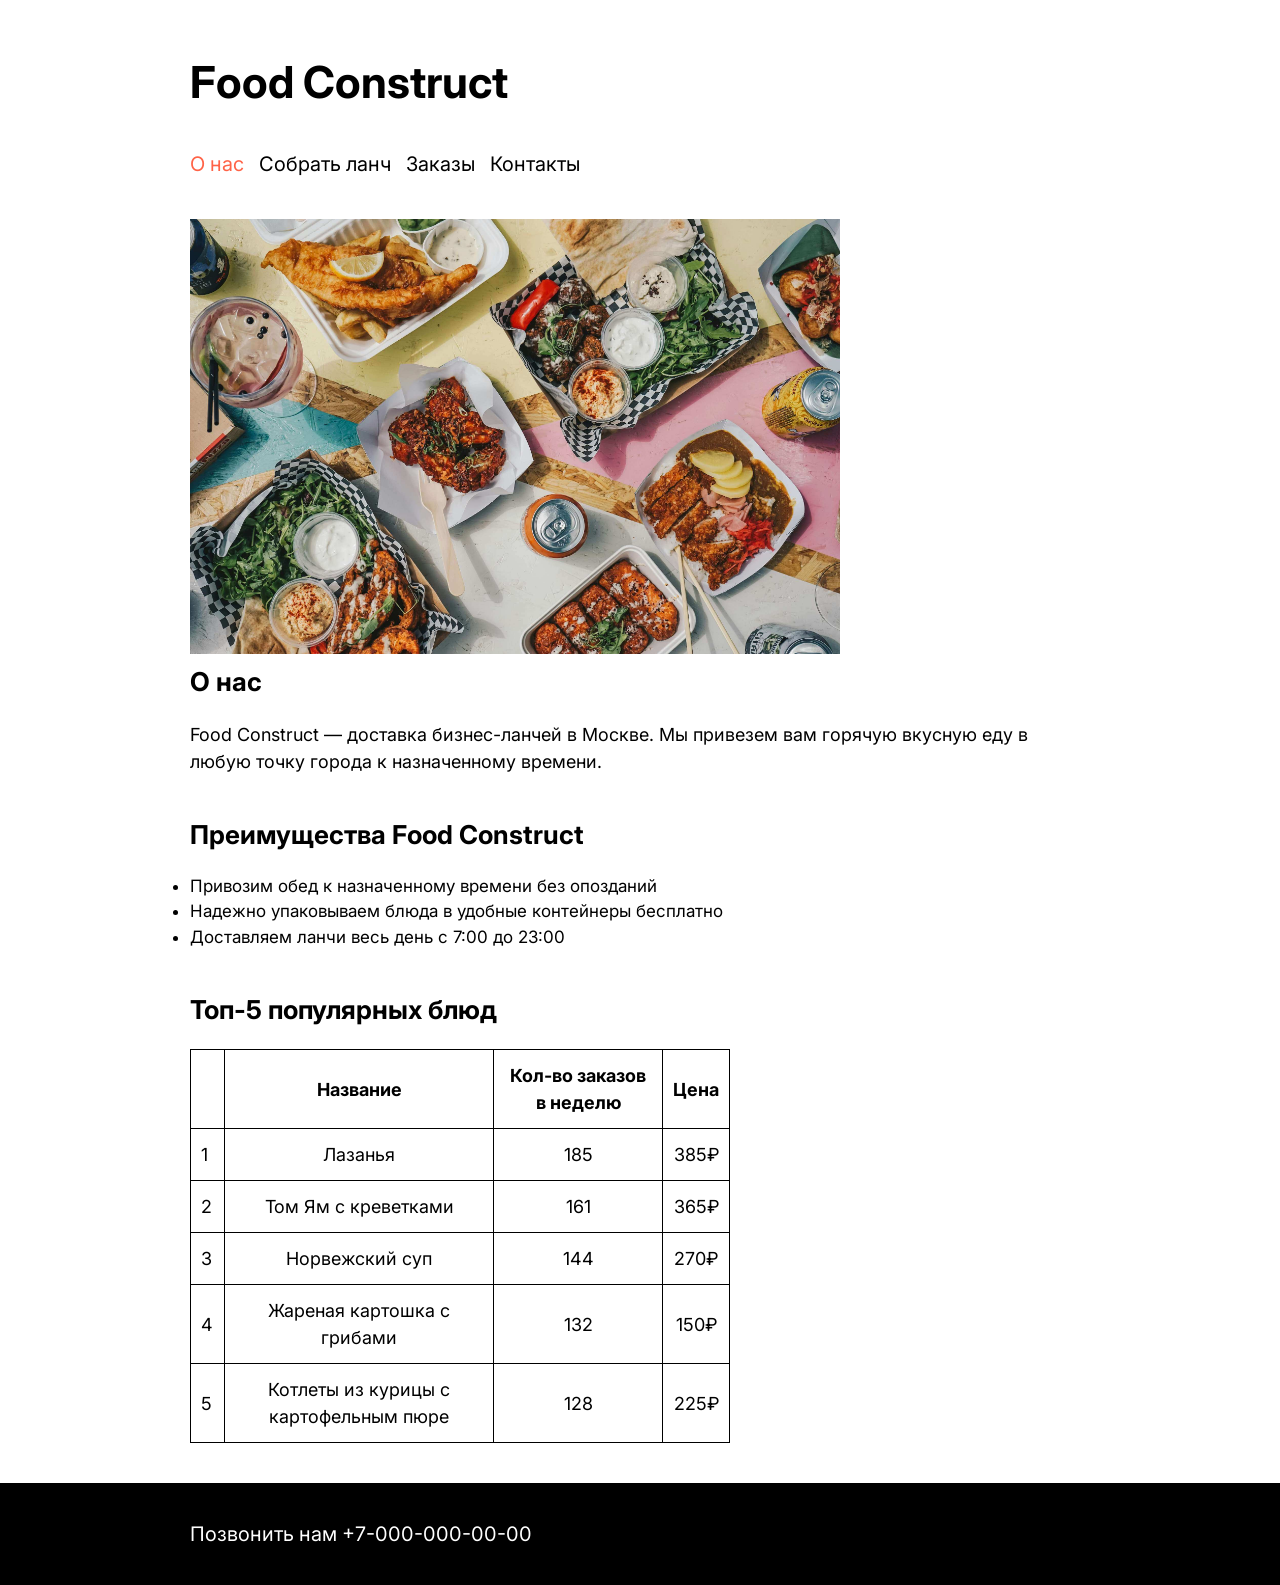
<file: index.html>
<!DOCTYPE html>
<html lang="ru">
<head>
    <meta charset="UTF-8">
    <meta name="viewport" content="width=device-width, initial-scale=1.0">
    <title>Food Construct — доставка бизнес-ланчей в Москве</title>
    <link rel="preconnect" href="https://fonts.googleapis.com">
    <link rel="preconnect" href="https://fonts.gstatic.com" crossorigin>
    <link href="https://fonts.googleapis.com/css2?family=Inter:wght@400;600;700&display=swap" rel="stylesheet">
    <link rel="stylesheet" href="style.css">
</head>
<body>
    <header>
        <h1>Food Construct</h1>
        <nav>
            <a href="index.html" class="active">О нас</a>
            <a href="constructor.html">Собрать ланч</a>
            <a href="#">Заказы</a>
            <a href="#contacts">Контакты</a>
        </nav>
    </header>

    <main>
        <section>
            <img class="about-image" src="images/lunch.jpg" alt="Бизнес-ланчи Food Construct">
            <h2>О нас</h2>
            <p>Food Construct — доставка бизнес-ланчей в Москве. Мы привезем вам горячую вкусную еду в любую точку города к назначенному времени.</p>
        </section>

        <section>
            <h2>Преимущества Food Construct</h2>
            <ul>
                <li>Привозим обед к назначенному времени без опозданий</li>
                <li>Надежно упаковываем блюда в удобные контейнеры бесплатно</li>
                <li>Доставляем ланчи весь день с 7:00 до 23:00</li>
            </ul>
        </section>

        <section>
            <h2>Топ-5 популярных блюд</h2>
            <table class="top-table">
                <thead>
                    <tr>
                        <th></th>
                        <th>Название</th>
                        <th>Кол-во заказов в неделю</th>
                        <th>Цена</th>
                    </tr>
                </thead>
                <tbody>
                    <tr>
                        <td>1</td>
                        <td>Лазанья</td>
                        <td>185</td>
                        <td>385₽</td>
                    </tr>
                    <tr>
                        <td>2</td>
                        <td>Том Ям с креветками</td>
                        <td>161</td>
                        <td>365₽</td>
                    </tr>
                    <tr>
                        <td>3</td>
                        <td>Норвежский суп</td>
                        <td>144</td>
                        <td>270₽</td>
                    </tr>
                    <tr>
                        <td>4</td>
                        <td>Жареная картошка с грибами</td>
                        <td>132</td>
                        <td>150₽</td>
                    </tr>
                    <tr>
                        <td>5</td>
                        <td>Котлеты из курицы с картофельным пюре</td>
                        <td>128</td>
                        <td>225₽</td>
                    </tr>
                </tbody>
            </table>
        </section>
    </main>

    <footer id="contacts">
        <p>Позвонить нам <a href="tel:+70000000000">+7-000-000-00-00</a></p>
    </footer>
</body>
</html>
</file>
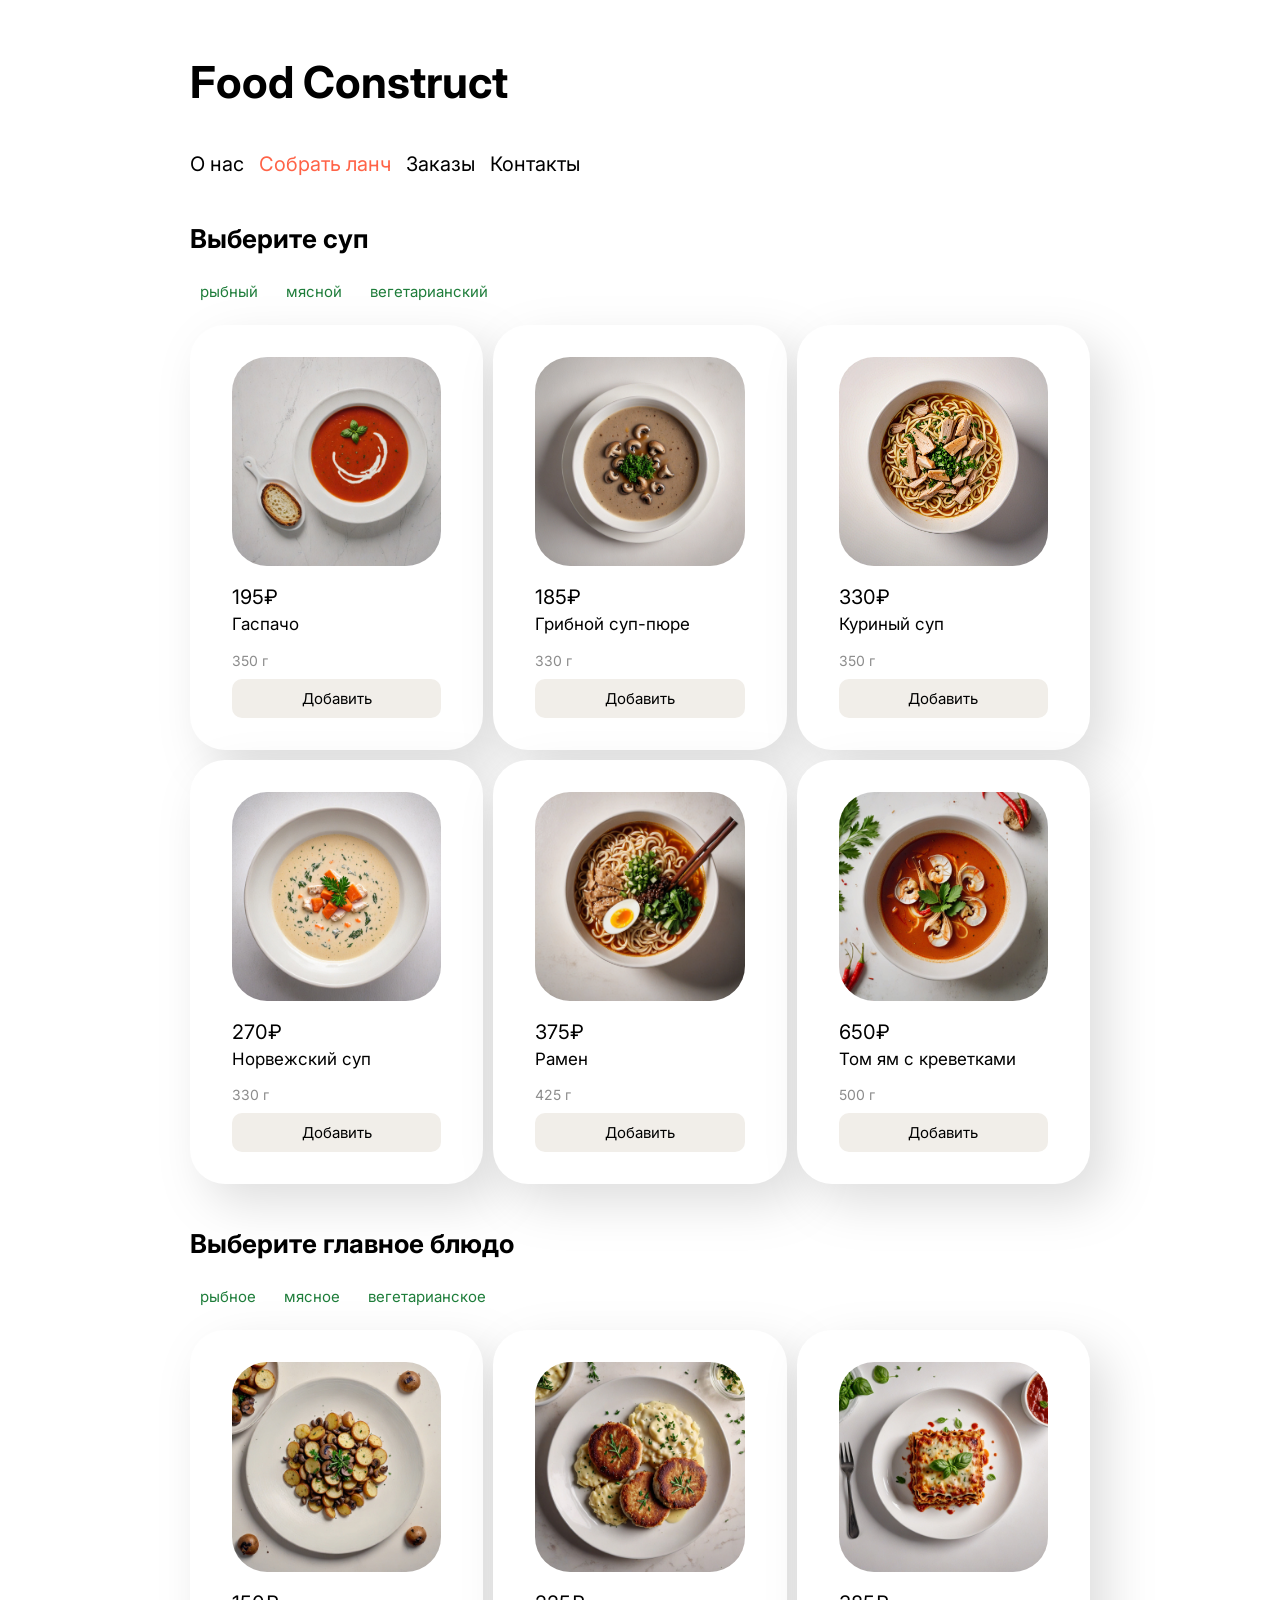
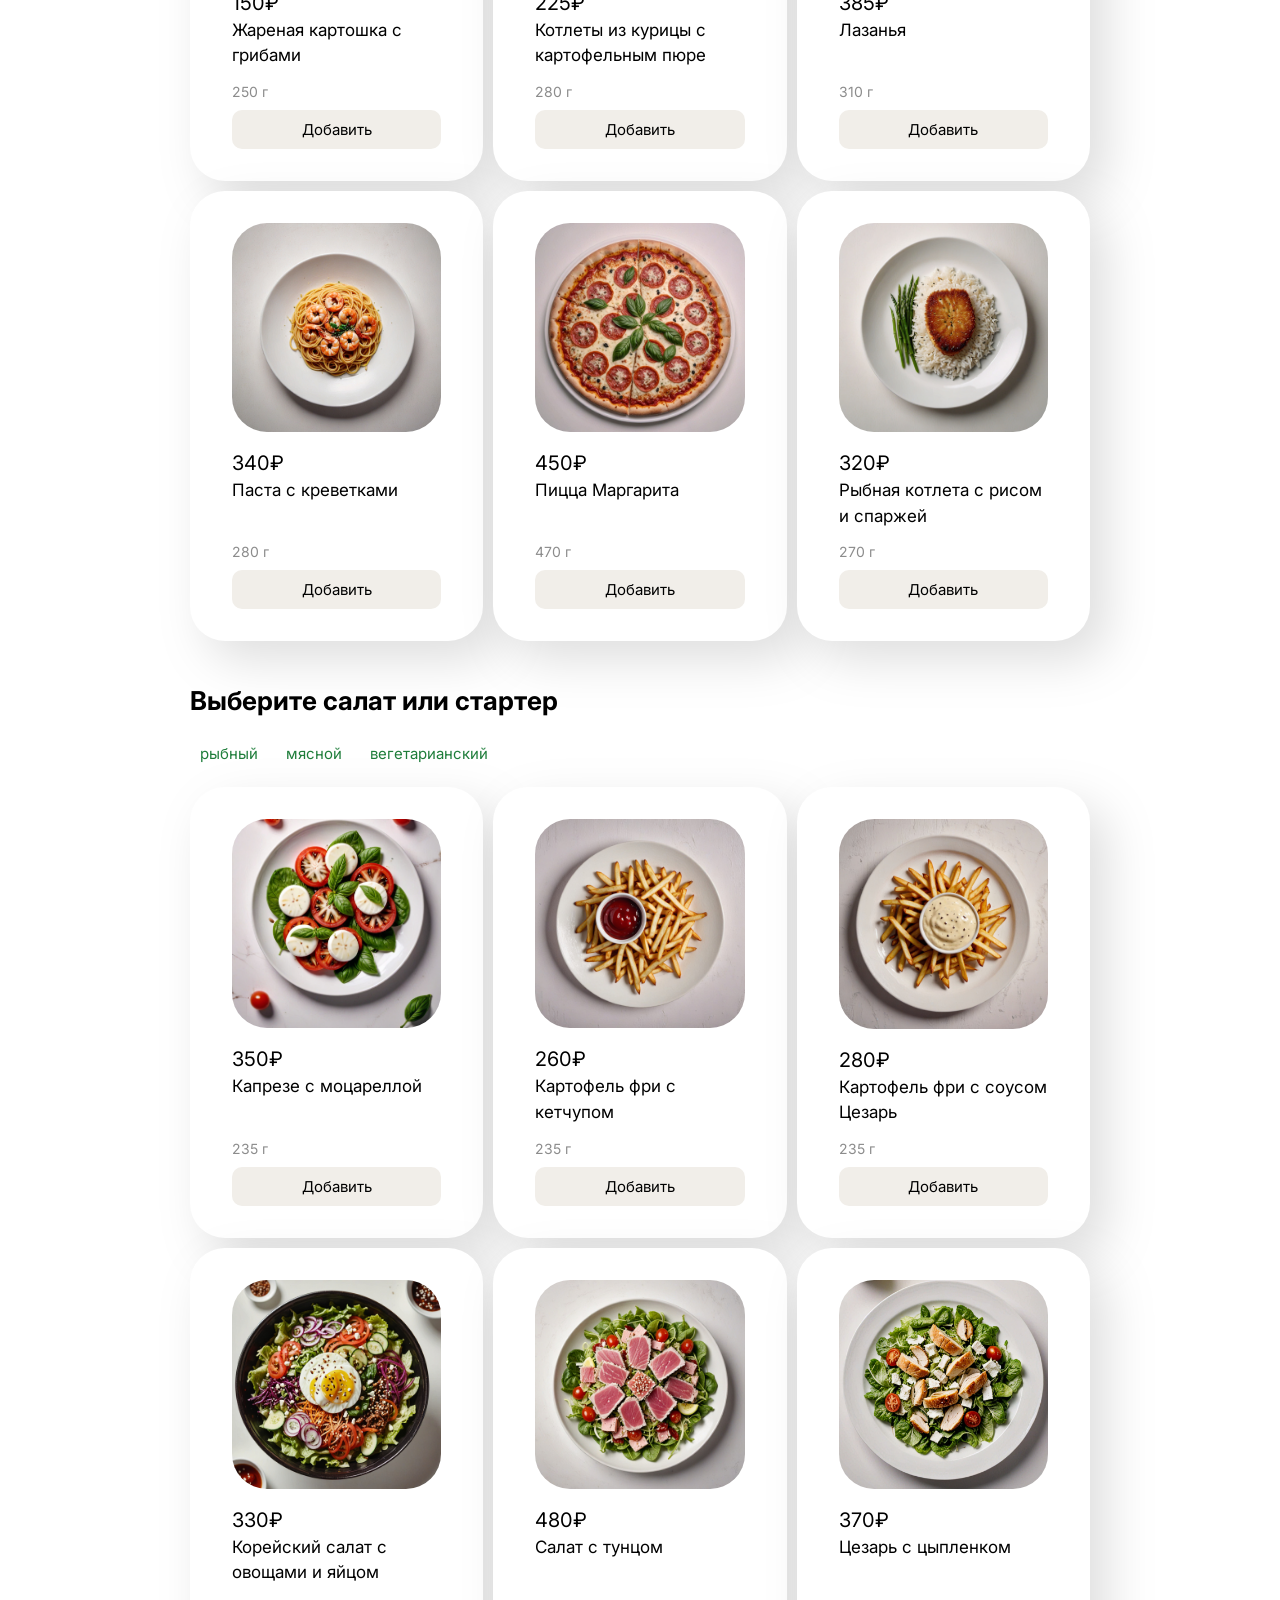
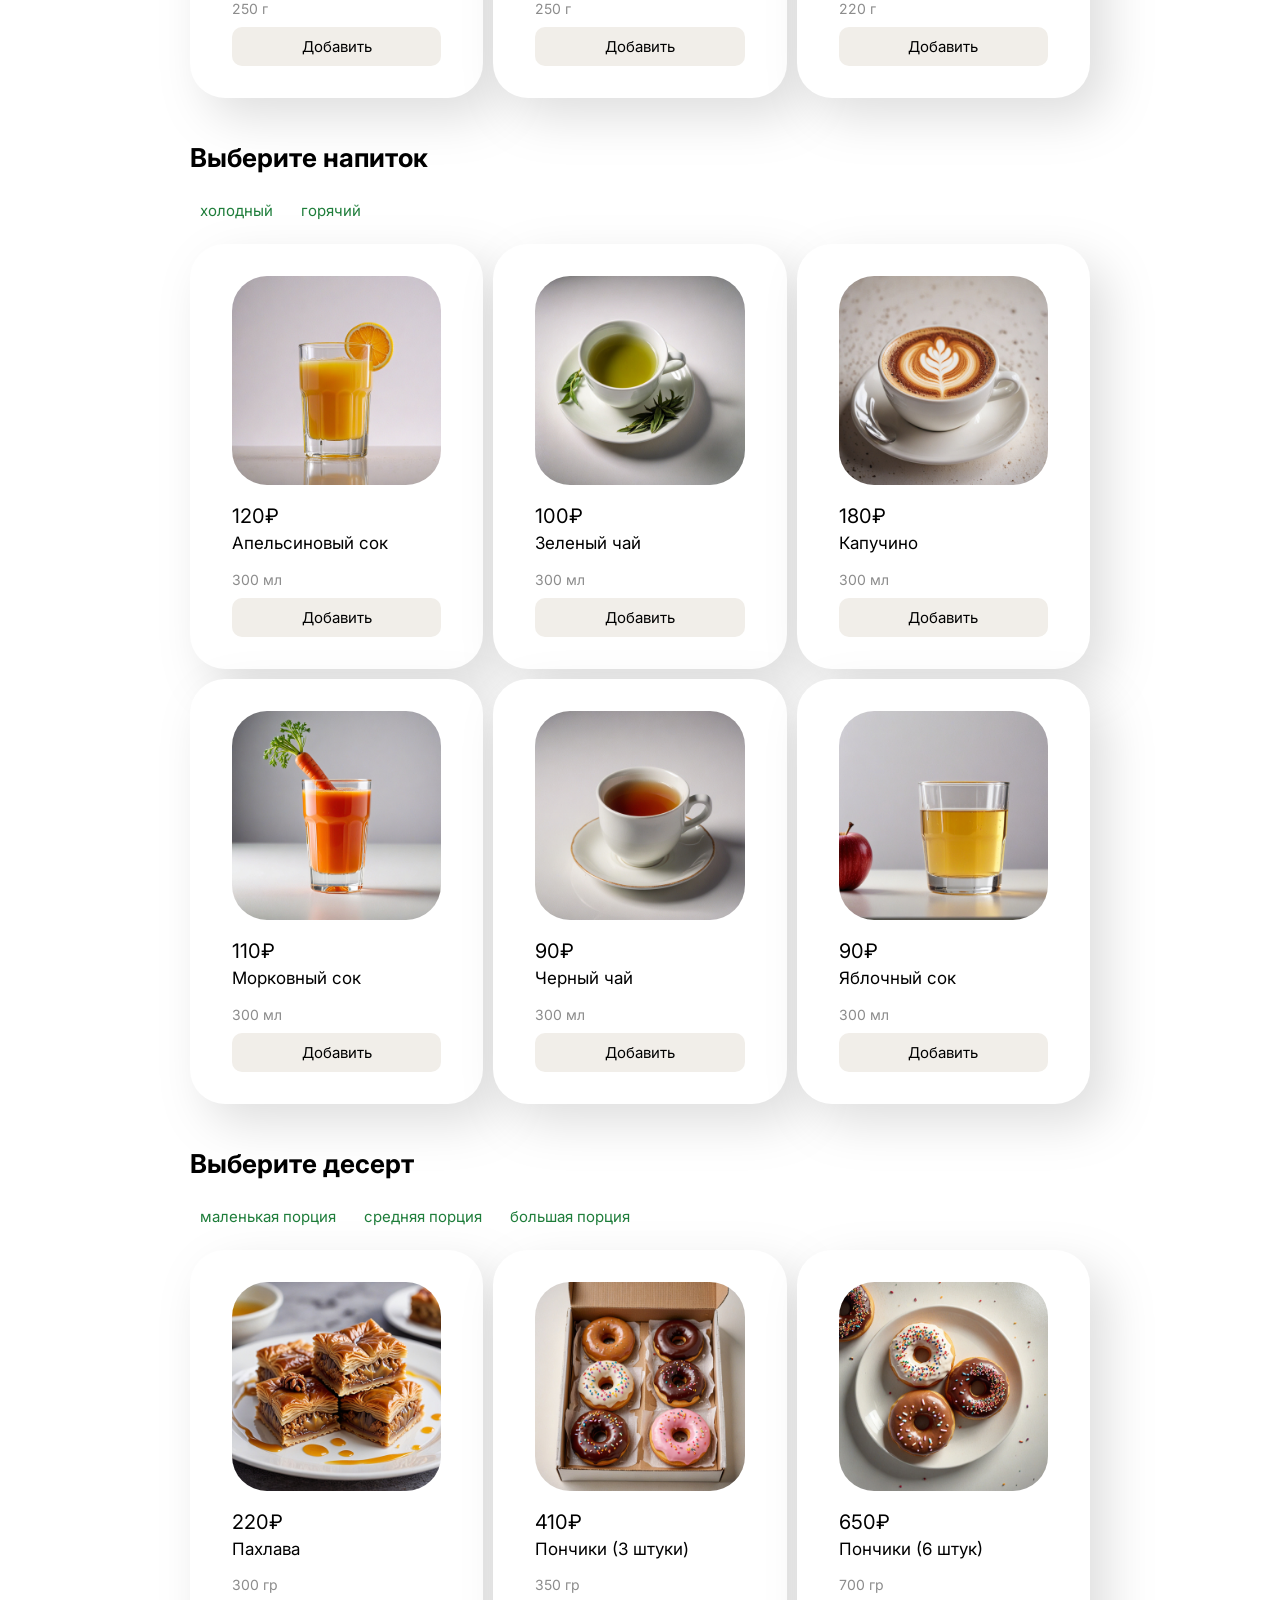
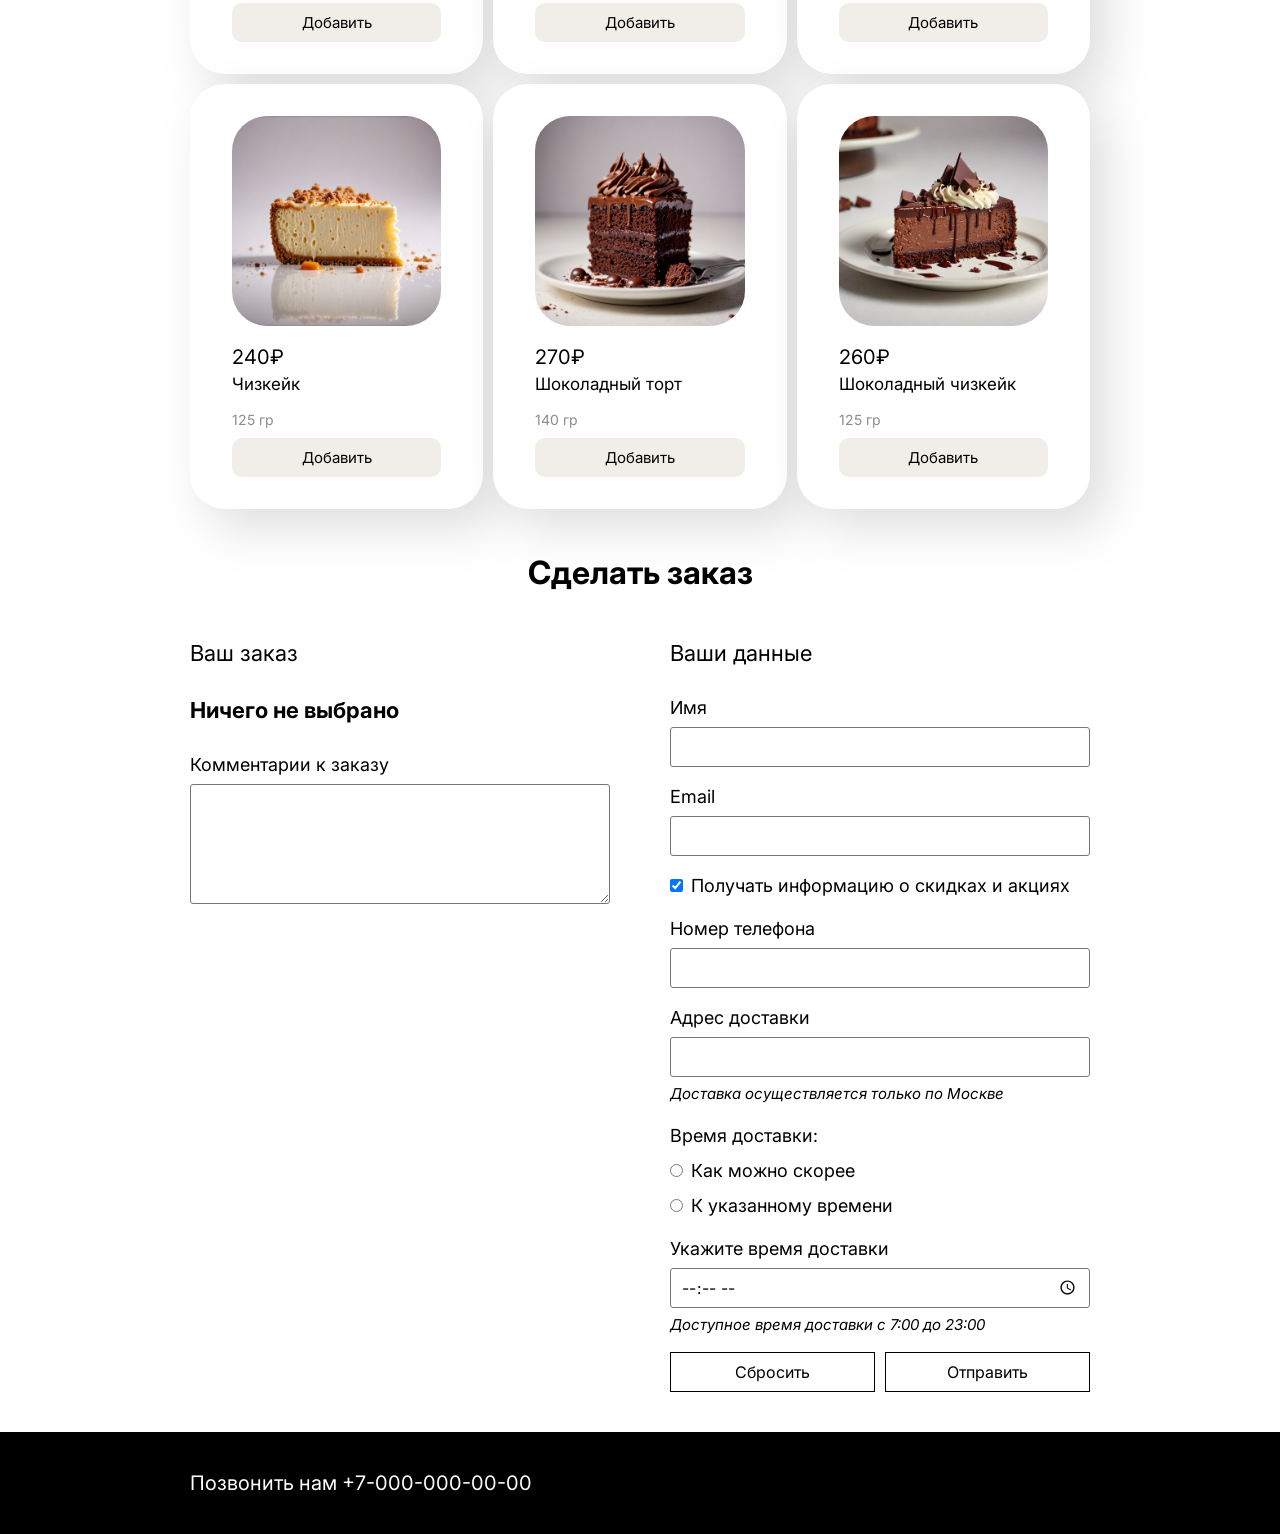
<file: constructor.html>
<!DOCTYPE html>
<html lang="ru">
<head>
    <meta charset="UTF-8">
    <meta name="viewport" content="width=device-width, initial-scale=1.0">
    <title>Собрать ланч — Food Construct</title>
    <link rel="preconnect" href="https://fonts.googleapis.com">
    <link rel="preconnect" href="https://fonts.gstatic.com" crossorigin>
    <link href="https://fonts.googleapis.com/css2?family=Inter:wght@400;600;700&display=swap" rel="stylesheet">
    <link rel="stylesheet" href="style.css">
    <link rel="stylesheet" href="constructor.css">
    <script src="dishes.js" defer></script>
    <script src="script.js" defer></script>
</head>
<body>
    <header>
        <h1>Food Construct</h1>
        <nav>
            <a href="index.html">О нас</a>
            <a href="constructor.html" class="active">Собрать ланч</a>
            <a href="#">Заказы</a>
            <a href="#contacts">Контакты</a>
        </nav>
    </header>

    <main>
        <section>
            <h2>Выберите суп</h2>
            <div class="filters" data-category="soup">
                <button type="button" class="filter" data-kind="fish">рыбный</button>
                <button type="button" class="filter" data-kind="meat">мясной</button>
                <button type="button" class="filter" data-kind="veg">вегетарианский</button>
            </div>
            <div class="dishes" data-category="soup"></div>
        </section>

        <section>
            <h2>Выберите главное блюдо</h2>
            <div class="filters" data-category="main-dish">
                <button type="button" class="filter" data-kind="fish">рыбное</button>
                <button type="button" class="filter" data-kind="meat">мясное</button>
                <button type="button" class="filter" data-kind="veg">вегетарианское</button>
            </div>
            <div class="dishes" data-category="main-dish"></div>
        </section>

        <section>
            <h2>Выберите салат или стартер</h2>
            <div class="filters" data-category="salad">
                <button type="button" class="filter" data-kind="fish">рыбный</button>
                <button type="button" class="filter" data-kind="meat">мясной</button>
                <button type="button" class="filter" data-kind="veg">вегетарианский</button>
            </div>
            <div class="dishes" data-category="salad"></div>
        </section>

        <section>
            <h2>Выберите напиток</h2>
            <div class="filters" data-category="drink">
                <button type="button" class="filter" data-kind="cold">холодный</button>
                <button type="button" class="filter" data-kind="hot">горячий</button>
            </div>
            <div class="dishes" data-category="drink"></div>
        </section>

        <section>
            <h2>Выберите десерт</h2>
            <div class="filters" data-category="dessert">
                <button type="button" class="filter" data-kind="small">маленькая порция</button>
                <button type="button" class="filter" data-kind="medium">средняя порция</button>
                <button type="button" class="filter" data-kind="large">большая порция</button>
            </div>
            <div class="dishes" data-category="dessert"></div>
        </section>
    </main>

    <section class="order">
        <h2>Сделать заказ</h2>
        <form class="order-form" action="https://httpbin.org/post" method="POST">
            <div class="form-column">
                <h3>Ваш заказ</h3>

                <p class="order-empty">Ничего не выбрано</p>

                <div class="order-item" data-category="soup" hidden>
                    <p class="order-title">Суп</p>
                    <p class="order-dish">Блюдо не выбрано</p>
                    <input type="hidden" name="soup">
                </div>

                <div class="order-item" data-category="main-dish" hidden>
                    <p class="order-title">Главное блюдо</p>
                    <p class="order-dish">Блюдо не выбрано</p>
                    <input type="hidden" name="main-dish">
                </div>

                <div class="order-item" data-category="salad" hidden>
                    <p class="order-title">Салат/стартер</p>
                    <p class="order-dish">Блюдо не выбрано</p>
                    <input type="hidden" name="salad">
                </div>

                <div class="order-item" data-category="drink" hidden>
                    <p class="order-title">Напиток</p>
                    <p class="order-dish">Напиток не выбран</p>
                    <input type="hidden" name="drink">
                </div>

                <div class="order-item" data-category="dessert" hidden>
                    <p class="order-title">Десерт</p>
                    <p class="order-dish">Десерт не выбран</p>
                    <input type="hidden" name="dessert">
                </div>

                <div class="order-item order-total" hidden>
                    <p class="order-title">Стоимость заказа</p>
                    <p class="order-price">0₽</p>
                </div>

                <div class="form-field">
                    <label for="comment">Комментарии к заказу</label>
                    <textarea class="form-control" id="comment" name="comment" rows="5"></textarea>
                </div>
            </div>

            <div class="form-column">
                <h3>Ваши данные</h3>

                <div class="form-field">
                    <label for="name">Имя</label>
                    <input class="form-control" type="text" id="name" name="name" required>
                </div>

                <div class="form-field">
                    <label for="email">Email</label>
                    <input class="form-control" type="email" id="email" name="email" required>
                </div>

                <div class="form-check">
                    <input type="checkbox" id="subscribe" name="subscribe" value="yes" checked>
                    <label for="subscribe">Получать информацию о скидках и акциях</label>
                </div>

                <div class="form-field">
                    <label for="phone">Номер телефона</label>
                    <input class="form-control" type="tel" id="phone" name="phone" required>
                </div>

                <div class="form-field">
                    <label for="address">Адрес доставки</label>
                    <input class="form-control" type="text" id="address" name="address" required>
                    <small class="hint">Доставка осуществляется только по Москве</small>
                </div>

                <fieldset class="form-radios">
                    <legend>Время доставки:</legend>
                    <div class="form-check">
                        <input type="radio" id="delivery-asap" name="delivery_type" value="asap" required>
                        <label for="delivery-asap">Как можно скорее</label>
                    </div>
                    <div class="form-check">
                        <input type="radio" id="delivery-scheduled" name="delivery_type" value="scheduled" required>
                        <label for="delivery-scheduled">К указанному времени</label>
                    </div>
                </fieldset>

                <div class="form-field">
                    <label for="delivery-time">Укажите время доставки</label>
                    <input class="form-control" type="time" id="delivery-time" name="delivery_time" min="07:00" max="23:00" step="300">
                    <small class="hint">Доступное время доставки с 7:00 до 23:00</small>
                </div>

                <div class="form-buttons">
                    <button class="form-button" type="reset">Сбросить</button>
                    <button class="form-button" type="submit">Отправить</button>
                </div>
            </div>
        </form>
    </section>

    <footer id="contacts">
        <p>Позвонить нам <a href="tel:+70000000000">+7-000-000-00-00</a></p>
    </footer>
</body>
</html>
</file>
<file: style.css>
* {
    box-sizing: border-box;
    margin: 0;
    padding: 0;
}

body {
    display: flex;
    flex-direction: column;
    min-height: 100vh;
    font-family: "Inter", sans-serif;
    font-size: 18px;
    font-weight: 400;
    color: #000000;
    line-height: 1.5;
}

header {
    width: 100%;
    max-width: 1008px;
    margin: 0 auto;
    padding: 56px 54px 0;
}

h1 {
    font-size: 44px;
    font-weight: 700;
    line-height: 1.2;
}

nav {
    display: flex;
    flex-wrap: wrap;
    gap: 15px;
    margin-top: 40px;
    margin-bottom: 40px;
}

a {
    font-family: "Inter", sans-serif;
    font-size: 20px;
    color: #000000;
    text-decoration: none;
}

a:hover {
    color: tomato;
}

nav .active {
    color: tomato;
}

main {
    flex: 1;
    width: 100%;
    max-width: 1008px;
    margin: 0 auto;
    padding: 0 54px;
}

section {
    margin-bottom: 40px;
}

.about-image {
    display: block;
    width: 650px;
    height: 435px;
    margin-bottom: 8px;
    background-color: #eeeeee;
}

h2 {
    font-size: 26px;
    font-weight: 700;
    margin-bottom: 20px;
}

p {
    font-size: 18px;
    color: #000000;
}

ul {
    font-size: 17px;
}

.top-table {
    width: 540px;
    border-collapse: collapse;
    font-size: 18px;
}

.top-table th,
.top-table td {
    padding: 12px 10px;
    border: 1px solid #000000;
    text-align: center;
}

.top-table th {
    font-weight: 700;
}

.top-table td:first-child {
    width: 34px;
    text-align: left;
}

footer {
    padding: 36px max(54px, calc((100% - 900px) / 2));
    background-color: black;
    color: white;
}

footer p {
    font-size: 20px;
    color: white;
}

footer a {
    color: white;
}

@media (max-width: 800px) {
    nav {
        justify-content: space-between;
    }

    .about-image {
        width: 500px;
        height: 333px;
    }
}

@media (max-width: 600px) {
    header,
    main {
        padding-left: 20px;
        padding-right: 20px;
    }

    footer {
        padding-left: 20px;
        padding-right: 20px;
    }

    h1 {
        text-align: center;
    }

    nav {
        flex-direction: column;
        align-items: center;
    }

    a {
        font-size: 24px;
    }

    .about-image {
        width: 100%;
        height: auto;
        aspect-ratio: 3 / 2;
    }

    .top-table {
        width: 100%;
        font-size: 16px;
    }
}

@media (max-width: 400px) {
    .top-table {
        font-size: 14px;
    }

    .top-table th,
    .top-table td {
        padding: 8px 4px;
    }

    .top-table td:first-child {
        width: 24px;
    }
}
</file>
<file: constructor.css>
main {
    flex: none;
}

.filters {
    display: flex;
    flex-wrap: wrap;
    gap: 8px;
    margin-bottom: 20px;
}

.filter {
    padding: 4px 10px;
    border: none;
    border-radius: 10px;
    background-color: transparent;
    font-family: inherit;
    font-size: 15px;
    color: #1e7d3a;
    cursor: pointer;
}

.filter:hover {
    background-color: #e6f5ec;
}

.filter.active {
    background-color: #cdeed8;
}

.dishes {
    max-width: 900px;
    display: grid;
    grid-template-columns: repeat(3, 1fr);
    gap: 10px;
}

.dish {
    display: flex;
    flex-direction: column;
    padding: 30px 40px;
    border: 2px solid transparent;
    border-radius: 35px;
    background-color: white;
    cursor: pointer;
    filter: drop-shadow(17px 19px 24px rgba(0, 0, 0, 0.13));
}

.dish:hover,
.dish.selected {
    border-color: tomato;
}

.dish-image {
    display: block;
    width: 100%;
    aspect-ratio: 1 / 1;
    object-fit: cover;
    border-radius: 35px;
    background-color: #eeeeee;
}

.dish-price {
    margin-top: 16px;
    font-size: 20px;
}

.dish-name {
    flex-grow: 1;
    font-size: 17px;
}

.dish-weight {
    margin-top: 12px;
    font-size: 14px;
    color: #8c8c8c;
}

.dish-button {
    margin-top: 8px;
    padding: 10px 30px;
    border: none;
    border-radius: 10px;
    background-color: #f1eee9;
    font-family: inherit;
    font-size: 15px;
    color: #000000;
    cursor: pointer;
}

.dish:hover .dish-button {
    background-color: #d9d9d9;
}

.order {
    flex: 1;
    width: 100%;
    max-width: 1008px;
    margin: 0 auto 40px;
    padding: 0 54px;
}

.order h2 {
    margin-bottom: 40px;
    font-size: 32px;
    text-align: center;
}

.order-form {
    display: grid;
    grid-template-columns: 1fr 1fr;
    gap: 20px 60px;
    align-items: start;
}

.form-column h3 {
    margin-bottom: 24px;
    font-size: 22px;
    font-weight: 400;
}

.order-empty {
    margin-bottom: 24px;
    font-size: 22px;
    font-weight: 700;
}

.order-item {
    margin-bottom: 24px;
}

.order-title {
    font-weight: 700;
}

.order-price {
    font-size: 24px;
}

.form-field {
    display: flex;
    flex-direction: column;
    gap: 6px;
    margin-bottom: 16px;
}

label,
legend {
    font-size: 18px;
}

.form-control {
    width: 100%;
    height: 40px;
    padding: 0 10px;
    border: 1px solid #767676;
    border-radius: 3px;
    background-color: white;
    font-family: inherit;
    font-size: 16px;
    color: #000000;
}

textarea.form-control {
    height: 120px;
    padding: 8px 10px;
    resize: vertical;
}

.form-control:focus {
    border-color: tomato;
    outline: 1px solid tomato;
}

.form-check {
    display: flex;
    align-items: center;
    gap: 8px;
    margin-bottom: 16px;
}

.form-radios {
    margin-bottom: 8px;
    border: none;
}

.form-radios legend {
    margin-bottom: 8px;
}

.form-radios .form-check {
    margin-bottom: 8px;
}

.hint {
    font-size: 15px;
    font-style: italic;
}

.form-buttons {
    display: flex;
    gap: 10px;
}

.form-button {
    flex: 1;
    height: 40px;
    border: 1px solid #000000;
    background-color: white;
    font-family: inherit;
    font-size: 16px;
    color: #000000;
    cursor: pointer;
}

.form-button:hover {
    border-color: tomato;
    color: tomato;
}

@media (max-width: 800px) {
    .dishes {
        grid-template-columns: repeat(2, 1fr);
    }

    .order-form {
        grid-template-columns: 1fr;
    }
}

@media (max-width: 600px) {
    .order {
        padding: 0 20px;
    }

    section h2 {
        text-align: center;
    }

    .dishes {
        grid-template-columns: 1fr;
    }
}
</file>
